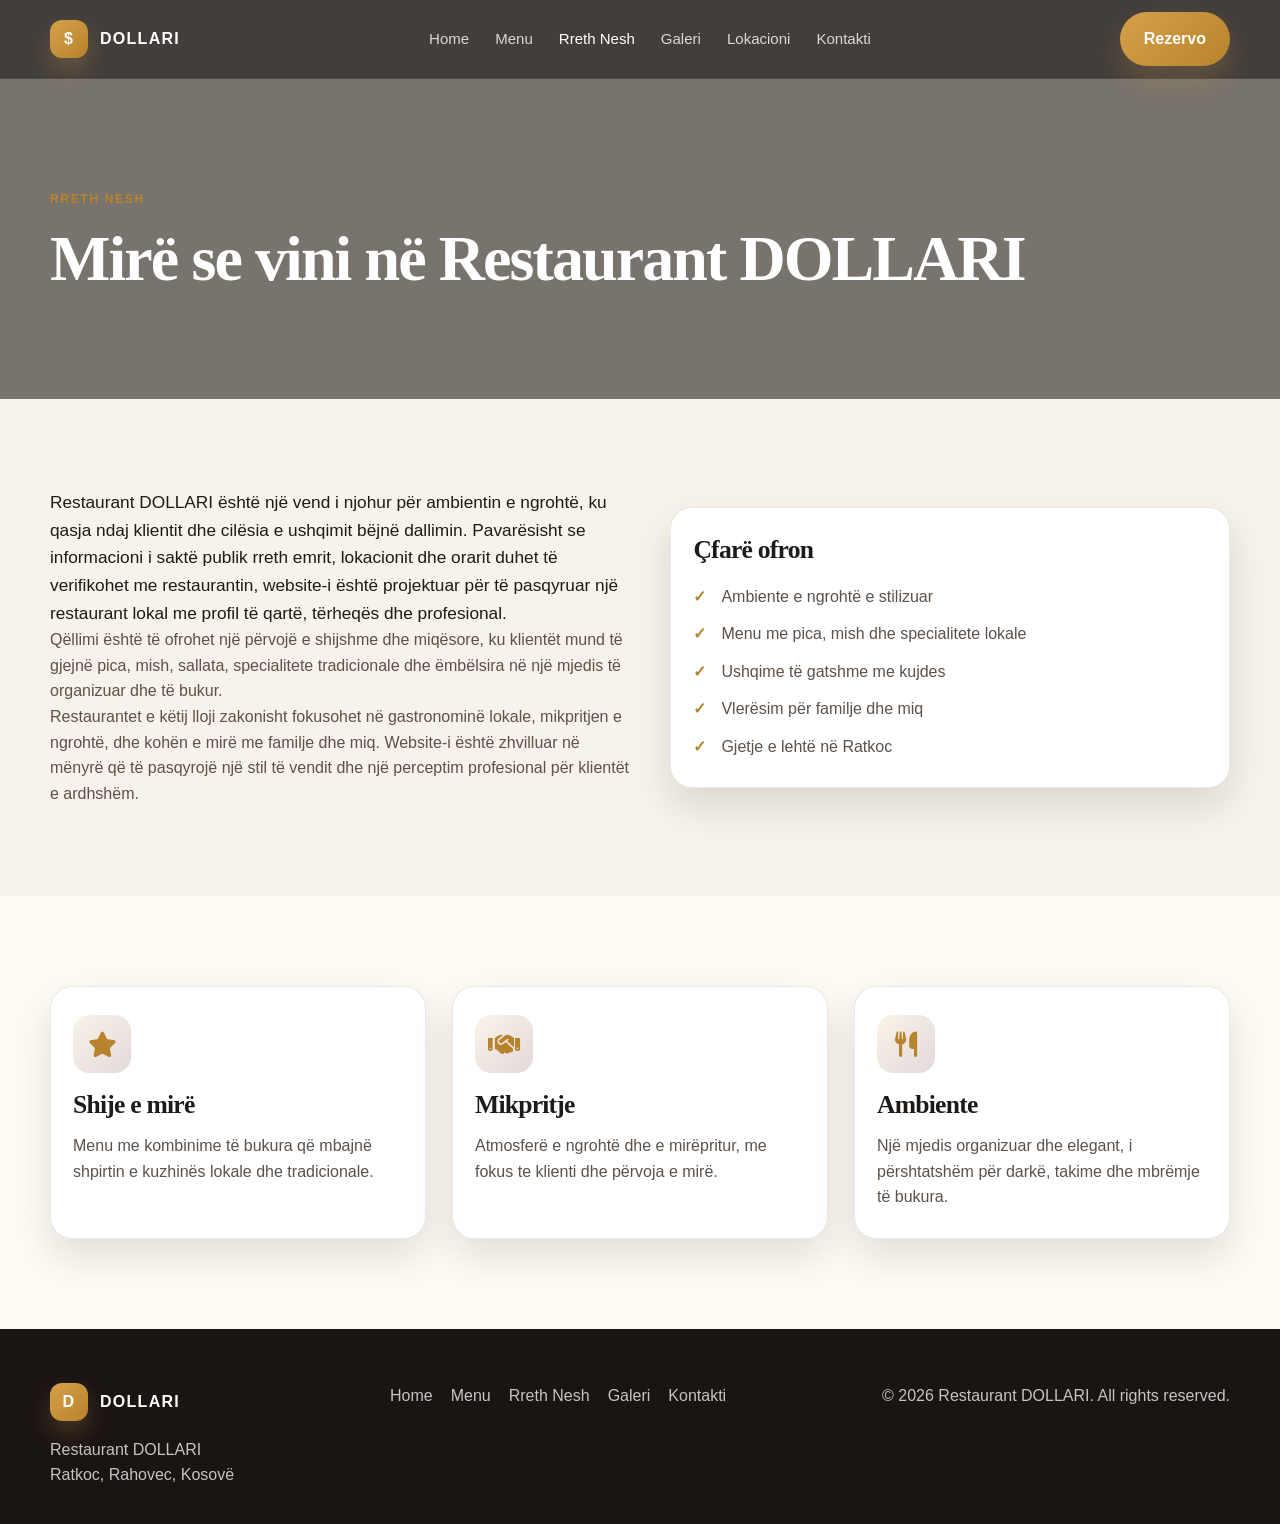
<file: about.html>
<!DOCTYPE html>
<html lang="sq">
  <head>
    <meta charset="UTF-8" />
    <meta name="viewport" content="width=device-width, initial-scale=1.0" />
    <title>Rreth Nesh | DOLLARI</title>
    <meta name="description" content="Mësoni më shumë rreth Restaurant DOLLARI në Ratkoc, Rahovec, me ambient të ngrohtë dhe shije tradicionale." />
    <link rel="stylesheet" href="https://cdnjs.cloudflare.com/ajax/libs/font-awesome/6.7.2/css/all.min.css" />
    <link rel="stylesheet" href="css/style.css" />
  </head>
  <body>
    <header class="site-header">
      <div class="container navbar">
        <a href="index.html" class="brand" aria-label="Restaurant DOLLARI home">
          <span class="brand-mark">$</span>
          <span>DOLLARI</span>
        </a>

        <nav class="main-nav" aria-label="Main navigation">
          <a href="index.html">Home</a>
          <a href="menu.html">Menu</a>
          <a href="about.html" class="active">Rreth Nesh</a>
          <a href="gallery.html">Galeri</a>
          <a href="contact.html#location">Lokacioni</a>
          <a href="contact.html">Kontakti</a>
        </nav>

        <div class="nav-actions">
          <a href="contact.html" class="btn btn-primary">Rezervo</a>
          <button class="menu-toggle" aria-label="Open navigation" aria-expanded="false"><i class="fa-solid fa-bars" aria-hidden="true"></i></button>
        </div>
      </div>
    </header>

    <main>
      <section class="page-hero small-hero">
        <div class="hero-overlay"></div>
        <div class="container page-hero-inner">
          <p class="eyebrow">Rreth Nesh</p>
          <h1>Mirë se vini në Restaurant DOLLARI</h1>
        </div>
      </section>

      <section class="section-spacing">
        <div class="container about-page-grid">
          <div class="about-page-copy">
            <p class="lead-text">
              Restaurant DOLLARI është një vend i njohur për ambientin e ngrohtë, ku qasja ndaj klientit dhe cilësia e ushqimit bëjnë dallimin.
              Pavarësisht se informacioni i saktë publik rreth emrit, lokacionit dhe orarit duhet të verifikohet me restaurantin, website-i është projektuar për të pasqyruar një restaurant lokal me profil të qartë, tërheqës dhe profesional.
            </p>
            <p>
              Qëllimi është të ofrohet një përvojë e shijshme dhe miqësore, ku klientët mund të gjejnë pica, mish, sallata, specialitete tradicionale dhe ëmbëlsira në një mjedis të organizuar dhe të bukur.
            </p>
            <p>
              Restaurantet e këtij lloji zakonisht fokusohet në gastronominë lokale, mikpritjen e ngrohtë, dhe kohën e mirë me familje dhe miq. Website-i është zhvilluar në mënyrë që të pasqyrojë një stil të vendit dhe një perceptim profesional për klientët e ardhshëm.
            </p>
          </div>

          <div class="about-card">
            <h3>Çfarë ofron</h3>
            <ul class="feature-list">
              <li>Ambiente e ngrohtë e stilizuar</li>
              <li>Menu me pica, mish dhe specialitete lokale</li>
              <li>Ushqime të gatshme me kujdes</li>
              <li>Vlerësim për familje dhe miq</li>
              <li>Gjetje e lehtë në Ratkoc</li>
            </ul>
          </div>
        </div>
      </section>

      <section class="section-spacing alt-bg">
        <div class="container values-grid">
          <article class="value-card">
            <div class="feature-icon"><i class="fa-solid fa-star" aria-hidden="true"></i></div>
            <h3>Shije e mirë</h3>
            <p>Menu me kombinime të bukura që mbajnë shpirtin e kuzhinës lokale dhe tradicionale.</p>
          </article>

          <article class="value-card">
            <div class="feature-icon"><i class="fa-solid fa-handshake" aria-hidden="true"></i></div>
            <h3>Mikpritje</h3>
            <p>Atmosferë e ngrohtë dhe e mirëpritur, me fokus te klienti dhe përvoja e mirë.</p>
          </article>

          <article class="value-card">
            <div class="feature-icon"><i class="fa-solid fa-utensils" aria-hidden="true"></i></div>
            <h3>Ambiente</h3>
            <p>Një mjedis organizuar dhe elegant, i përshtatshëm për darkë, takime dhe mbrëmje të bukura.</p>
          </article>
        </div>
      </section>
    </main>

    <footer class="site-footer">
      <div class="container footer-content">
        <div>
          <a href="index.html" class="brand footer-brand">
            <span class="brand-mark">D</span>
            <span>DOLLARI</span>
          </a>
          <p class="footer-text">Restaurant DOLLARI</p>
          <p class="footer-text">Ratkoc, Rahovec, Kosovë</p>
        </div>

        <div class="footer-links">
          <a href="index.html">Home</a>
          <a href="menu.html">Menu</a>
          <a href="about.html">Rreth Nesh</a>
          <a href="gallery.html">Galeri</a>
          <a href="contact.html">Kontakti</a>
        </div>

        <div class="footer-copy">© 2026 Restaurant DOLLARI. All rights reserved.</div>
      </div>
    </footer>

    <button class="back-to-top" aria-label="Go back to top"><i class="fa-solid fa-arrow-up" aria-hidden="true"></i></button>

    <script src="js/script.js"></script>
  </body>
</html>
</file>
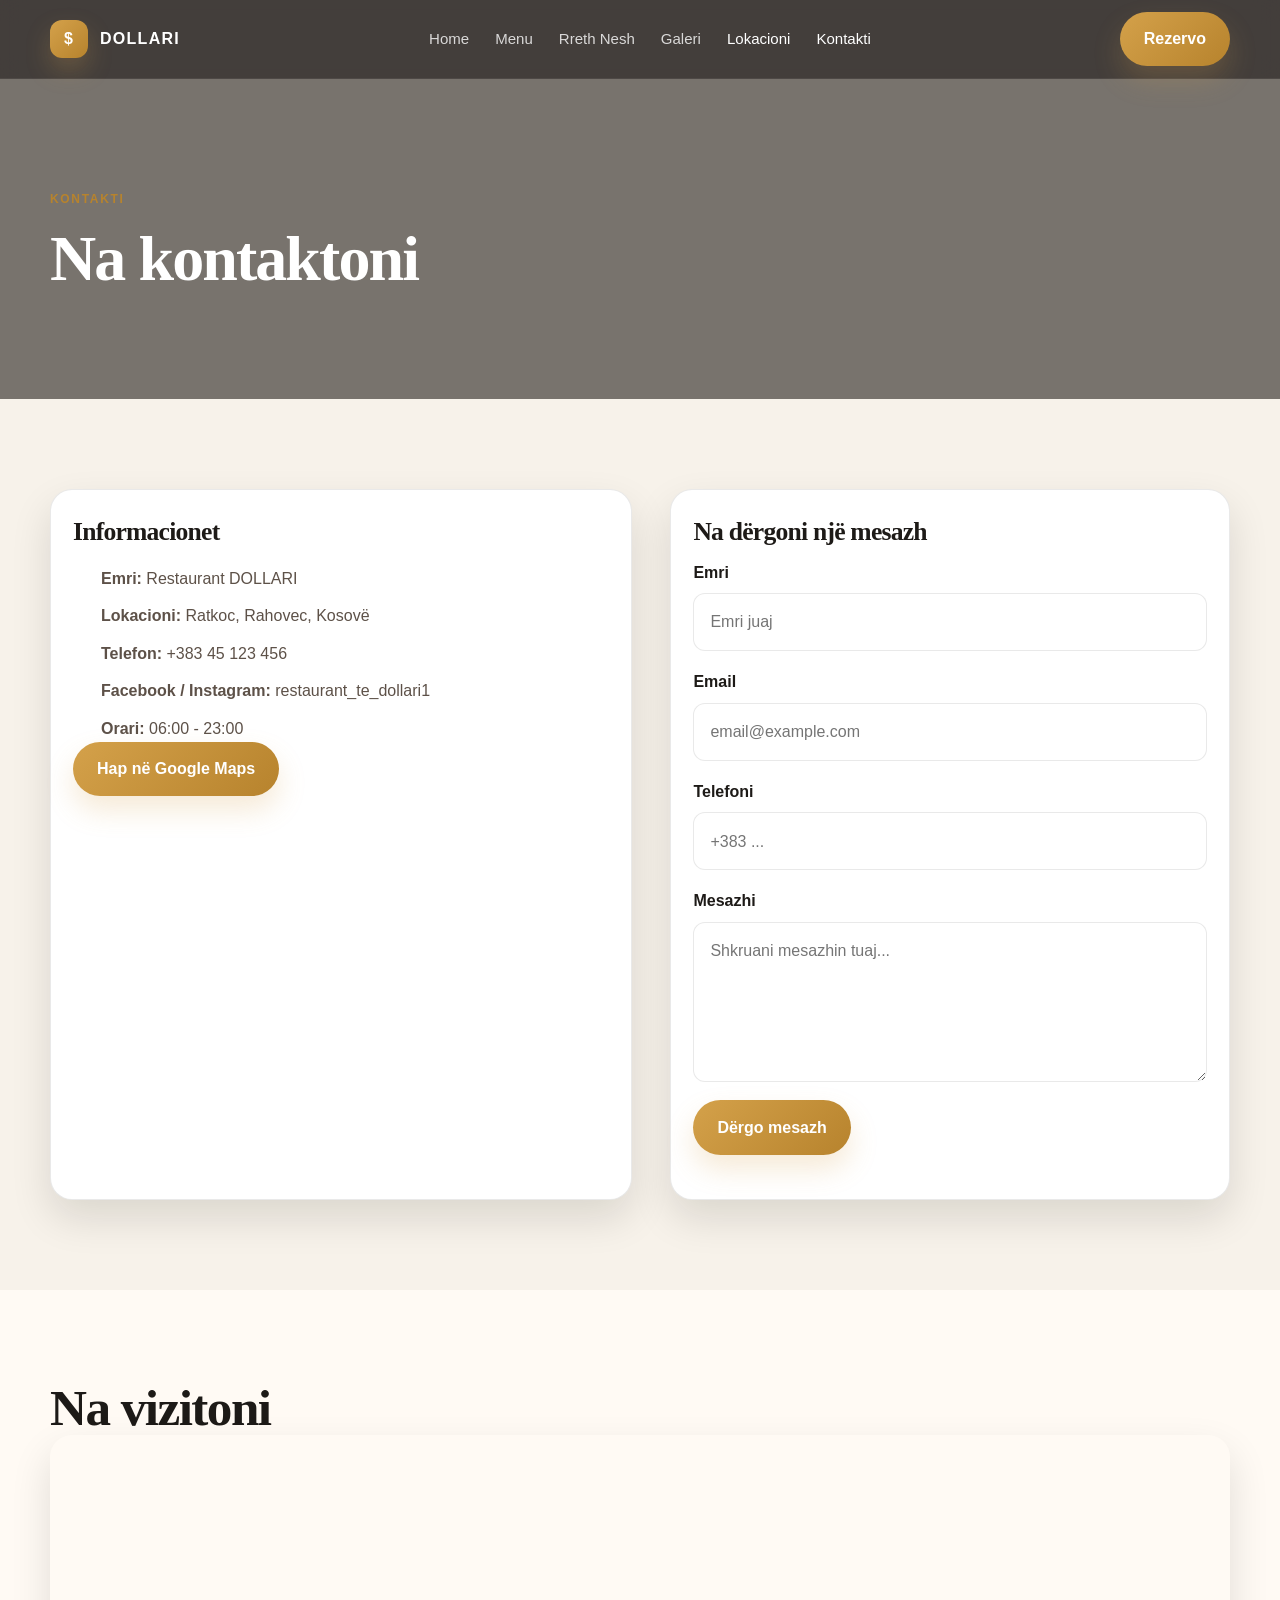
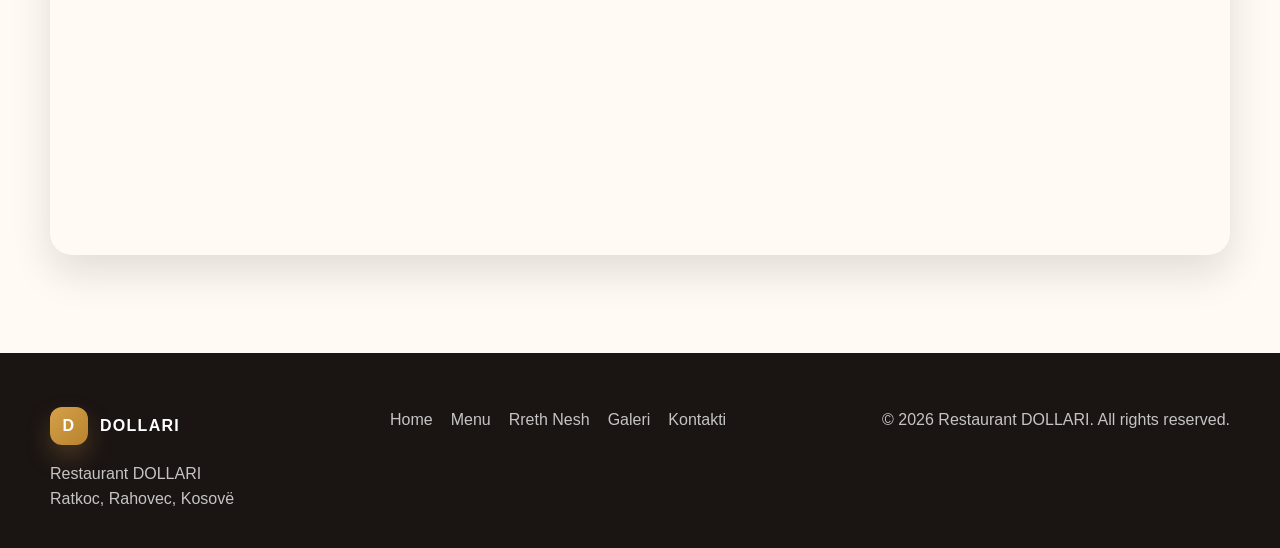
<file: contact.html>
<!DOCTYPE html>
<html lang="sq">
  <head>
    <meta charset="UTF-8" />
    <meta name="viewport" content="width=device-width, initial-scale=1.0" />
    <title>Kontakti | DOLLARI</title>
    <meta name="description" content="Kontakt me Restaurant DOLLARI në Ratkoc, Rahovec. Gjejeni në hartë, telefononi ose na dërgoni një mesazh." />
    <link rel="stylesheet" href="https://cdnjs.cloudflare.com/ajax/libs/font-awesome/6.7.2/css/all.min.css" />
    <link rel="stylesheet" href="css/style.css" />
  </head>
  <body>
    <header class="site-header">
      <div class="container navbar">
        <a href="index.html" class="brand" aria-label="Restaurant DOLLARI home">
          <span class="brand-mark">$</span>
          <span>DOLLARI</span>
        </a>

        <nav class="main-nav" aria-label="Main navigation">
          <a href="index.html">Home</a>
          <a href="menu.html">Menu</a>
          <a href="about.html">Rreth Nesh</a>
          <a href="gallery.html">Galeri</a>
          <a href="contact.html#location" class="active">Lokacioni</a>
          <a href="contact.html" class="active">Kontakti</a>
        </nav>

        <div class="nav-actions">
          <a href="contact.html" class="btn btn-primary">Rezervo</a>
          <button class="menu-toggle" aria-label="Open navigation" aria-expanded="false"><i class="fa-solid fa-bars" aria-hidden="true"></i></button>
        </div>
      </div>
    </header>

    <main>
      <section class="page-hero small-hero">
        <div class="hero-overlay"></div>
        <div class="container page-hero-inner">
          <p class="eyebrow">Kontakti</p>
          <h1>Na kontaktoni</h1>
        </div>
      </section>

      <section class="section-spacing">
        <div class="container contact-grid">
          <div class="contact-card">
            <h3>Informacionet</h3>
            <ul class="contact-list">
              <li><strong>Emri:</strong> Restaurant DOLLARI</li>
              <li><strong>Lokacioni:</strong> Ratkoc, Rahovec, Kosovë</li>
              <li><strong>Telefon:</strong> +383 45 123 456</li>
              <li><strong>Facebook / Instagram:</strong> restaurant_te_dollari1</li>
              <li><strong>Orari:</strong> 06:00 - 23:00</li>
            </ul>
            <a href="https://www.google.com/maps/search/Restaurant+DOLLARI+Ratkoc+Rahovec" target="_blank" rel="noreferrer" class="btn btn-primary">Hap në Google Maps</a>
          </div>

          <div class="contact-card">
            <h3>Na dërgoni një mesazh</h3>
            <form class="contact-form" id="contactForm" novalidate>
              <div class="field">
                <label for="name">Emri</label>
                <input id="name" name="name" type="text" placeholder="Emri juaj" required />
              </div>

              <div class="field">
                <label for="email">Email</label>
                <input id="email" name="email" type="email" placeholder="email@example.com" required />
              </div>

              <div class="field">
                <label for="phone">Telefoni</label>
                <input id="phone" name="phone" type="tel" placeholder="+383 ..." />
              </div>

              <div class="field">
                <label for="message">Mesazhi</label>
                <textarea id="message" name="message" rows="5" placeholder="Shkruani mesazhin tuaj..." required></textarea>
              </div>

              <button type="submit" class="btn btn-primary">Dërgo mesazh</button>
            </form>
            <p class="form-message" id="formMessage" aria-live="polite"></p>
          </div>
        </div>
      </section>

      <section id="location" class="section-spacing alt-bg">
        <div class="container map-wrap">
          <h2>Na vizitoni</h2>
          <iframe
            title="Restaurant DOLLARI location"
            src="https://www.google.com/maps?q=Ratkoc%20Rahovec&output=embed"
            loading="lazy"
            allowfullscreen
            referrerpolicy="no-referrer-when-downgrade"
          ></iframe>
        </div>
      </section>
    </main>

    <footer class="site-footer">
      <div class="container footer-content">
        <div>
          <a href="index.html" class="brand footer-brand">
            <span class="brand-mark">D</span>
            <span>DOLLARI</span>
          </a>
          <p class="footer-text">Restaurant DOLLARI</p>
          <p class="footer-text">Ratkoc, Rahovec, Kosovë</p>
        </div>

        <div class="footer-links">
          <a href="index.html">Home</a>
          <a href="menu.html">Menu</a>
          <a href="about.html">Rreth Nesh</a>
          <a href="gallery.html">Galeri</a>
          <a href="contact.html">Kontakti</a>
        </div>

        <div class="footer-copy">© 2026 Restaurant DOLLARI. All rights reserved.</div>
      </div>
    </footer>

    <button class="back-to-top" aria-label="Go back to top"><i class="fa-solid fa-arrow-up" aria-hidden="true"></i></button>

    <script src="js/script.js"></script>
  </body>
</html>
</file>
<file: css/style.css>
:root {
  --bg: #f7f2ea;
  --bg-soft: #fffaf4;
  --surface: #ffffff;
  --surface-2: #f4efe8;
  --ink: #1d1a17;
  --muted: #5d5148;
  --gold: #d4a14a;
  --gold-deep: #b7832d;
  --wine: #3f1d1d;
  --wine-soft: #5e2f2f;
  --line: rgba(20, 18, 17, 0.09);
  --shadow: 0 18px 40px rgba(19, 15, 12, 0.12);
  --radius: 22px;
  --radius-sm: 14px;
  --max: 1180px;
}

* {
  box-sizing: border-box;
  margin: 0;
  padding: 0;
}

html {
  scroll-behavior: smooth;
}

body {
  font-family: 'Inter', sans-serif;
  background: var(--bg);
  color: var(--ink);
  line-height: 1.6;
}

img {
  max-width: 100%;
  display: block;
}

a {
  text-decoration: none;
  color: inherit;
}

button,
input,
textarea {
  font: inherit;
}

button {
  cursor: pointer;
}

.container {
  width: min(var(--max), calc(100% - 32px));
  margin: 0 auto;
}

.section-spacing {
  padding: 90px 0;
}

.alt-bg {
  background: var(--bg-soft);
}

.eyebrow {
  display: inline-block;
  text-transform: uppercase;
  letter-spacing: 0.14em;
  font-size: 0.75rem;
  font-weight: 700;
  color: var(--gold-deep);
  margin-bottom: 14px;
}

h1,
h2,
h3,
h4 {
  font-family: 'Cormorant Garamond', serif;
  letter-spacing: -0.03em;
  line-height: 1.08;
}

h1 {
  font-size: clamp(2.8rem, 5vw, 5rem);
}

h2 {
  font-size: clamp(2.2rem, 4vw, 3.2rem);
}

h3 {
  font-size: clamp(1.6rem, 2vw, 2.1rem);
}

p {
  color: var(--muted);
}

.btn {
  border: none;
  display: inline-flex;
  align-items: center;
  justify-content: center;
  border-radius: 999px;
  padding: 0.9rem 1.5rem;
  font-weight: 700;
  transition: transform 0.25s ease, box-shadow 0.25s ease, background 0.25s ease;
}

.btn:hover {
  transform: translateY(-2px);
}

.btn-primary {
  background: linear-gradient(135deg, var(--gold), var(--gold-deep));
  color: #fff;
  box-shadow: 0 14px 28px rgba(212, 161, 74, 0.22);
}

.btn-secondary {
  background: rgba(255, 255, 255, 0.12);
  color: #fff;
  border: 1px solid rgba(255, 255, 255, 0.18);
}

.dark-btn {
  border: 1px solid rgba(255, 255, 255, 0.18);
  background: rgba(255, 255, 255, 0.06);
}

.site-header {
  position: sticky;
  top: 0;
  z-index: 90;
  background: rgba(22, 17, 15, 0.8);
  backdrop-filter: blur(12px);
  border-bottom: 1px solid rgba(255, 255, 255, 0.06);
}

.navbar {
  min-height: 78px;
  display: flex;
  align-items: center;
  justify-content: space-between;
  gap: 18px;
}

.brand {
  display: inline-flex;
  align-items: center;
  gap: 12px;
  color: #fff;
  font-weight: 800;
  letter-spacing: 0.08em;
}

.brand-mark {
  width: 38px;
  height: 38px;
  border-radius: 12px;
  background: linear-gradient(135deg, var(--gold), var(--gold-deep));
  display: grid;
  place-items: center;
  color: #fff;
  box-shadow: 0 12px 24px rgba(212, 161, 74, 0.25);
}

.main-nav {
  display: flex;
  align-items: center;
  gap: 26px;
  color: rgba(255, 255, 255, 0.8);
}

.main-nav a {
  font-size: 0.94rem;
  transition: color 0.2s ease;
}

.main-nav a:hover,
.main-nav a.active {
  color: #fff;
}

.nav-actions {
  display: flex;
  align-items: center;
  gap: 12px;
}

.menu-toggle {
  display: none;
  width: 42px;
  height: 42px;
  border-radius: 12px;
  border: 1px solid rgba(255, 255, 255, 0.18);
  background: transparent;
  color: #fff;
  font-size: 1.4rem;
}

.hero {
  position: relative;
  min-height: 700px;
  display: flex;
  align-items: center;
  background: url('https://images.unsplash.com/photo-1552566626-52f8b828add9?auto=format&fit=crop&w=1600&q=80') center/cover no-repeat;
}

.hero-overlay {
  position: absolute;
  inset: 0;
  background: rgba(18, 11, 9, 0.55);
}

.hero-inner,
.page-hero-inner {
  position: relative;
  z-index: 1;
}

.hero-inner {
  display: flex;
  align-items: center;
  min-height: 700px;
}

.hero-content {
  max-width: 700px;
  color: #fff;
}

.hero-content h1 {
  color: #fff;
  margin-bottom: 16px;
}

.hero-text {
  max-width: 620px;
  color: rgba(255, 255, 255, 0.8);
  font-size: 1.1rem;
  margin-bottom: 24px;
}

.hero-actions {
  display: flex;
  flex-wrap: wrap;
  gap: 16px;
  margin-bottom: 32px;
}

.hero-stats {
  display: flex;
  flex-wrap: wrap;
  gap: 28px;
}

.hero-stats div {
  min-width: 120px;
}

.hero-stats strong {
  display: block;
  font-size: 1.8rem;
  color: #fff;
}

.hero-stats span {
  color: rgba(255, 255, 255, 0.74);
  font-size: 0.85rem;
}

.section-heading {
  margin-bottom: 30px;
}

.section-heading.split {
  display: flex;
  align-items: end;
  justify-content: space-between;
  gap: 18px;
}

.section-heading.center {
  text-align: center;
}

.text-link {
  color: var(--wine-soft);
  font-weight: 700;
}

.feature-grid,
.specialty-grid,
.review-grid,
.values-grid,
.gallery-grid {
  display: grid;
  gap: 26px;
}

.feature-grid,
.review-grid,
.values-grid {
  grid-template-columns: repeat(3, minmax(0, 1fr));
}

.specialty-grid {
  grid-template-columns: repeat(3, minmax(0, 1fr));
}

.feature-card,
.value-card,
.review-card,
.contact-card,
.about-card,
.menu-card,
.food-card {
  background: var(--surface);
  border-radius: var(--radius);
  border: 1px solid var(--line);
  box-shadow: var(--shadow);
}

.feature-card,
.value-card,
.review-card,
.contact-card,
.about-card {
  padding: 28px 22px;
}

.feature-icon {
  width: 58px;
  height: 58px;
  border-radius: 16px;
  display: grid;
  place-items: center;
  background: linear-gradient(135deg, rgba(212, 161, 74, 0.12), rgba(94, 47, 47, 0.18));
  font-size: 1.6rem;
  margin-bottom: 18px;
  color: var(--gold-deep);
}

.feature-card h3,
.value-card h3,
.contact-card h3,
.about-card h3 {
  margin-bottom: 14px;
}

.food-card {
  overflow: hidden;
}

.food-card img {
  width: 100%;
  height: 260px;
  object-fit: cover;
}

.food-card-body {
  padding: 18px 18px 22px;
}

.food-meta {
  display: flex;
  align-items: center;
  justify-content: space-between;
  gap: 12px;
  margin-bottom: 10px;
}

.tag {
  display: inline-flex;
  padding: 7px 10px;
  border-radius: 999px;
  background: rgba(212, 161, 74, 0.12);
  color: var(--wine-soft);
  font-size: 0.72rem;
  font-weight: 700;
}

.price {
  font-weight: 800;
  color: var(--wine-soft);
}

.about-grid,
.contact-grid,
.about-page-grid {
  display: grid;
  grid-template-columns: 1.02fr 0.98fr;
  gap: 38px;
  align-items: center;
}

.about-image-wrap img {
  width: 100%;
  min-height: 420px;
  object-fit: cover;
  border-radius: 26px;
  box-shadow: var(--shadow);
}

.check-list,
.contact-list,
.feature-list {
  list-style: none;
  display: grid;
  gap: 12px;
  margin-top: 20px;
}

.check-list li,
.contact-list li,
.feature-list li {
  position: relative;
  padding-left: 28px;
  color: var(--muted);
}

.check-list li::before,
.feature-list li::before {
  content: '✓';
  position: absolute;
  left: 0;
  top: 0;
  color: var(--gold-deep);
  font-weight: 800;
}

.lead-text {
  font-size: 1.08rem;
  color: var(--ink);
}

.review-grid {
  margin-top: 10px;
}

.review-card {
  background: #fff;
}

.stars {
  color: #f9b647;
  letter-spacing: 0.14em;
  margin-bottom: 12px;
}

.review-card h4 {
  margin-top: 12px;
  font-size: 1.3rem;
}

.cta-box {
  background: linear-gradient(135deg, var(--wine), var(--wine-soft));
  color: white;
  padding: 38px 32px;
  border-radius: 30px;
  display: flex;
  align-items: center;
  justify-content: space-between;
  gap: 18px;
}

.cta-box h2 {
  color: #fff;
}

.cta-actions {
  display: flex;
  flex-wrap: wrap;
  gap: 14px;
}

.site-footer {
  background: #1a1413;
  color: rgba(255, 255, 255, 0.92);
  padding: 54px 0 36px;
}

.footer-content {
  display: flex;
  justify-content: space-between;
  gap: 18px;
  align-items: start;
}

.footer-brand {
  margin-bottom: 16px;
}

.footer-text,
.footer-copy,
.footer-links a {
  color: rgba(255, 255, 255, 0.75);
}

.footer-links {
  display: flex;
  flex-wrap: wrap;
  gap: 18px;
  align-items: center;
}

.page-hero {
  position: relative;
  min-height: 420px;
  display: flex;
  align-items: center;
  background: url('https://images.unsplash.com/photo-1552566626-52f8b828add9?auto=format&fit=crop&w=1400&q=80') center/cover no-repeat;
}

.small-hero {
  min-height: 320px;
}

.page-hero-inner {
  position: relative;
  z-index: 1;
}

.page-hero h1 {
  color: #fff;
}

.filter-bar {
  display: flex;
  flex-wrap: wrap;
  gap: 12px;
  margin-bottom: 32px;
}

.filter-btn {
  border: 1px solid var(--line);
  background: var(--surface);
  color: var(--ink);
  padding: 0.75rem 1.1rem;
  border-radius: 999px;
  font-weight: 600;
  transition: all 0.2s ease;
}

.filter-btn.active,
.filter-btn:hover {
  background: var(--wine-soft);
  border-color: var(--wine-soft);
  color: #fff;
}

.menu-grid {
  display: grid;
  grid-template-columns: repeat(3, minmax(0, 1fr));
  gap: 26px;
}

.menu-card {
  overflow: hidden;
}

.menu-card img {
  width: 100%;
  height: 220px;
  object-fit: cover;
}

.menu-card-body {
  padding: 18px 18px 22px;
}

.menu-card-heading {
  display: flex;
  justify-content: space-between;
  gap: 12px;
  align-items: center;
  margin-bottom: 8px;
}

.menu-card-heading h3 {
  font-size: 1.7rem;
}

.menu-card-heading span {
  font-weight: 800;
  color: var(--gold-deep);
}

.menu-card p {
  color: var(--muted);
}

.gallery-grid {
  grid-template-columns: repeat(3, minmax(0, 1fr));
}

.gallery-item {
  overflow: hidden;
  border-radius: 18px;
  box-shadow: var(--shadow);
  cursor: pointer;
}

.gallery-item img {
  width: 100%;
  height: 280px;
  object-fit: cover;
  transition: transform 0.3s ease;
}

.gallery-item:hover img {
  transform: scale(1.04);
}

.contact-grid {
  align-items: start;
}

.contact-card {
  min-height: 100%;
}

.field {
  display: flex;
  flex-direction: column;
  gap: 8px;
  margin-bottom: 18px;
}

.field label {
  font-weight: 700;
  color: var(--ink);
}

.field input,
.field textarea {
  width: 100%;
  border: 1px solid var(--line);
  border-radius: 12px;
  padding: 0.95rem 1rem;
  background: #fff;
  color: var(--ink);
  resize: vertical;
}

.form-message {
  margin-top: 16px;
  font-weight: 600;
  color: var(--wine-soft);
}

.map-wrap iframe {
  width: 100%;
  min-height: 420px;
  border: none;
  border-radius: 22px;
  box-shadow: var(--shadow);
}

.lightbox {
  position: fixed;
  inset: 0;
  background: rgba(15, 11, 10, 0.92);
  display: none;
  align-items: center;
  justify-content: center;
  z-index: 200;
  padding: 20px;
}

.lightbox.show {
  display: flex;
}

.lightbox-image {
  max-width: min(92vw, 900px);
  max-height: 82vh;
  border-radius: 16px;
  object-fit: cover;
}

.lightbox-close,
.lightbox-prev,
.lightbox-next {
  position: absolute;
  border: none;
  background: rgba(255,255,255,0.12);
  color: white;
  width: 48px;
  height: 48px;
  border-radius: 50%;
  font-size: 2rem;
}

.lightbox-close i,
.lightbox-prev i,
.lightbox-next i {
  font-size: 1.15rem;
}

.lightbox-close {
  top: 24px;
  right: 24px;
}

.lightbox-prev {
  left: 24px;
}

.lightbox-next {
  right: 24px;
}

.back-to-top {
  position: fixed;
  right: 28px;
  bottom: 28px;
  width: 52px;
  height: 52px;
  border: none;
  border-radius: 50%;
  background: linear-gradient(135deg, var(--gold), var(--gold-deep));
  color: white;
  font-size: 1.5rem;
  box-shadow: var(--shadow);
  opacity: 0;
  visibility: hidden;
  transition: all 0.2s ease;
  z-index: 120;
}

.stars {
  display: flex;
  gap: 4px;
  color: var(--gold-deep);
}

.text-link i {
  margin-left: 4px;
  font-size: 0.85em;
  transition: transform 0.2s ease;
}

.text-link:hover i {
  transform: translateX(3px);
}

.back-to-top.show {
  opacity: 1;
  visibility: visible;
}

@media (max-width: 980px) {
  .feature-grid,
  .specialty-grid,
  .review-grid,
  .values-grid,
  .gallery-grid,
  .menu-grid {
    grid-template-columns: repeat(2, minmax(0, 1fr));
  }

  .about-grid,
  .about-page-grid,
  .contact-grid {
    grid-template-columns: 1fr;
  }

  .footer-content {
    flex-direction: column;
  }
}

@media (max-width: 760px) {
  .main-nav {
    position: absolute;
    left: 0;
    right: 0;
    top: 78px;
    background: rgba(22, 17, 15, 0.96);
    border-top: 1px solid rgba(255, 255, 255, 0.08);
    display: none;
    flex-direction: column;
    align-items: flex-start;
    padding: 20px 16px 26px;
  }

  .main-nav.open {
    display: flex;
  }

  .menu-toggle {
    display: inline-grid;
    place-items: center;
  }

  .feature-grid,
  .specialty-grid,
  .review-grid,
  .values-grid,
  .gallery-grid,
  .menu-grid {
    grid-template-columns: 1fr;
  }

  .section-heading.split,
  .cta-box {
    flex-direction: column;
    align-items: flex-start;
  }

  .nav-actions .btn {
    display: none;
  }
}

@media (max-width: 480px) {
  .hero {
    min-height: 580px;
  }

  .hero-inner {
    min-height: 580px;
  }

  .hero-actions,
  .cta-actions {
    width: 100%;
    flex-direction: column;
    align-items: stretch;
  }

  .btn {
    width: 100%;
  }
}
</file>
